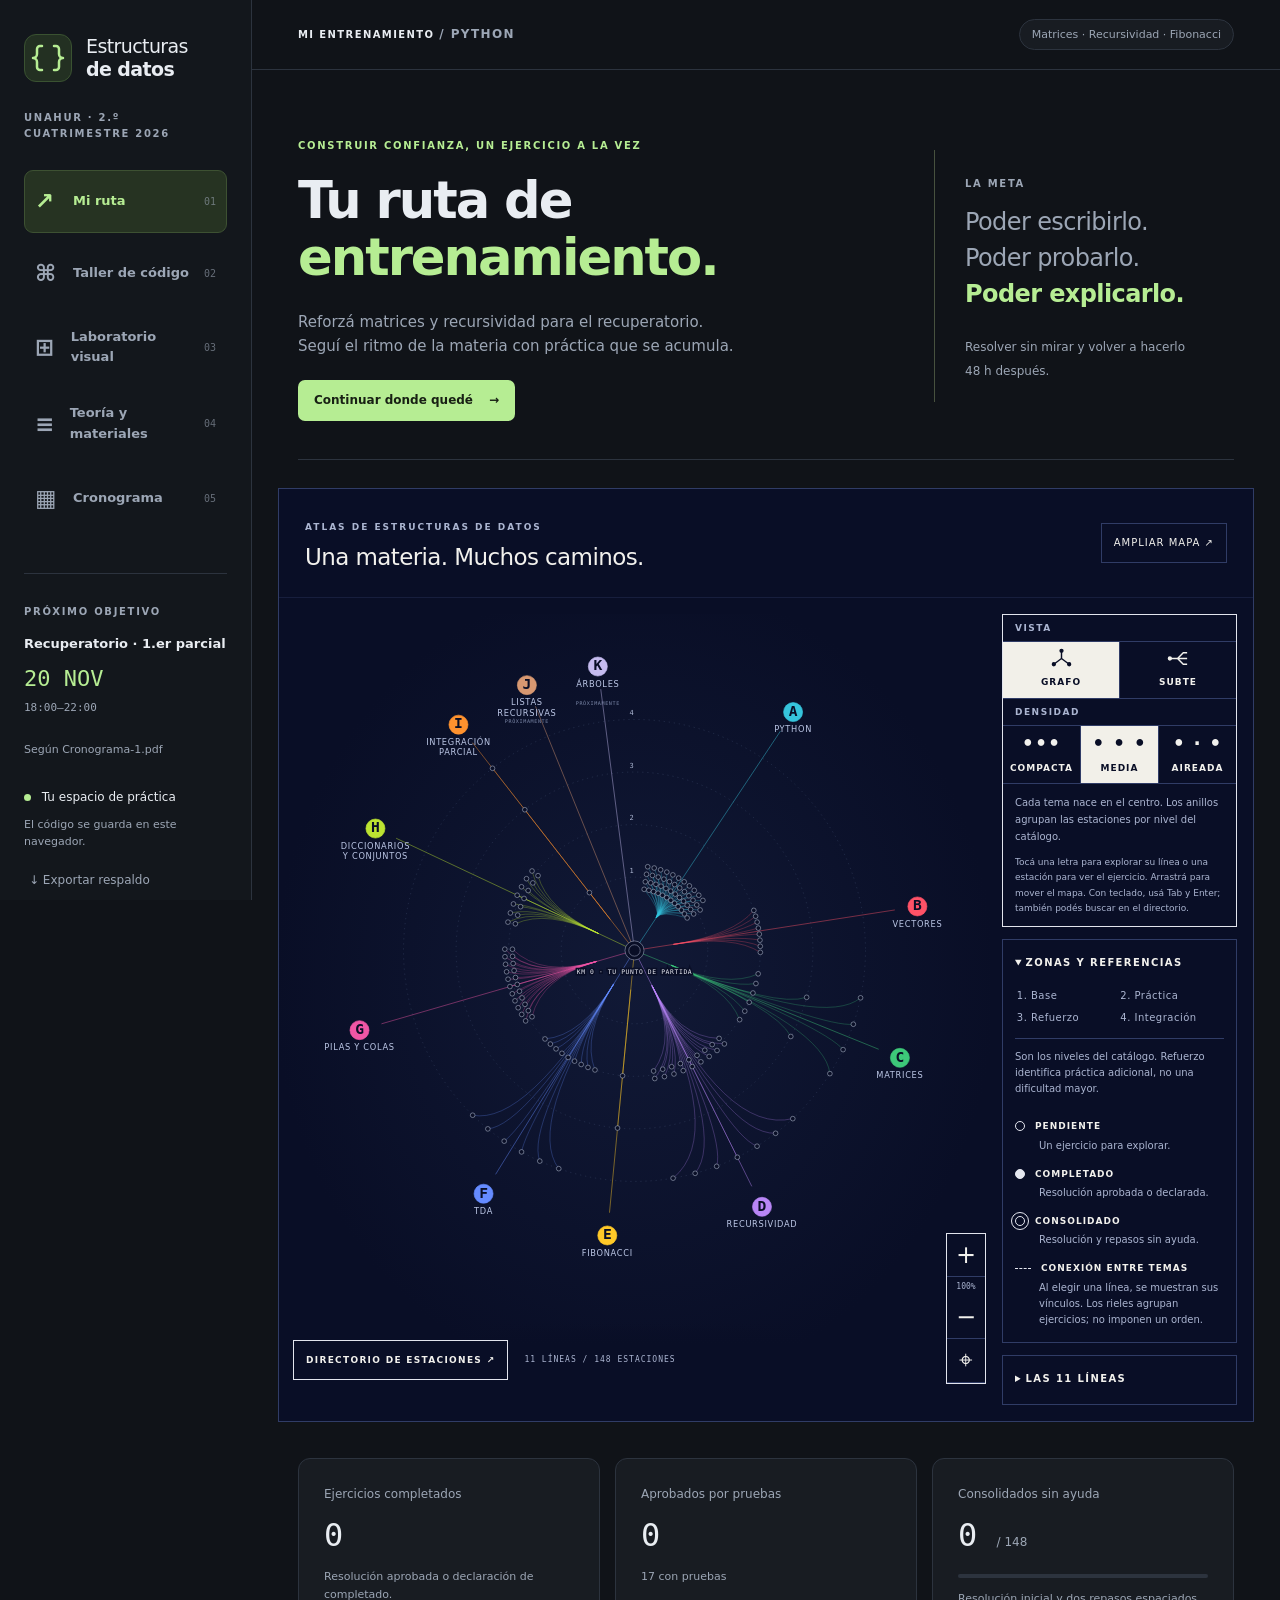
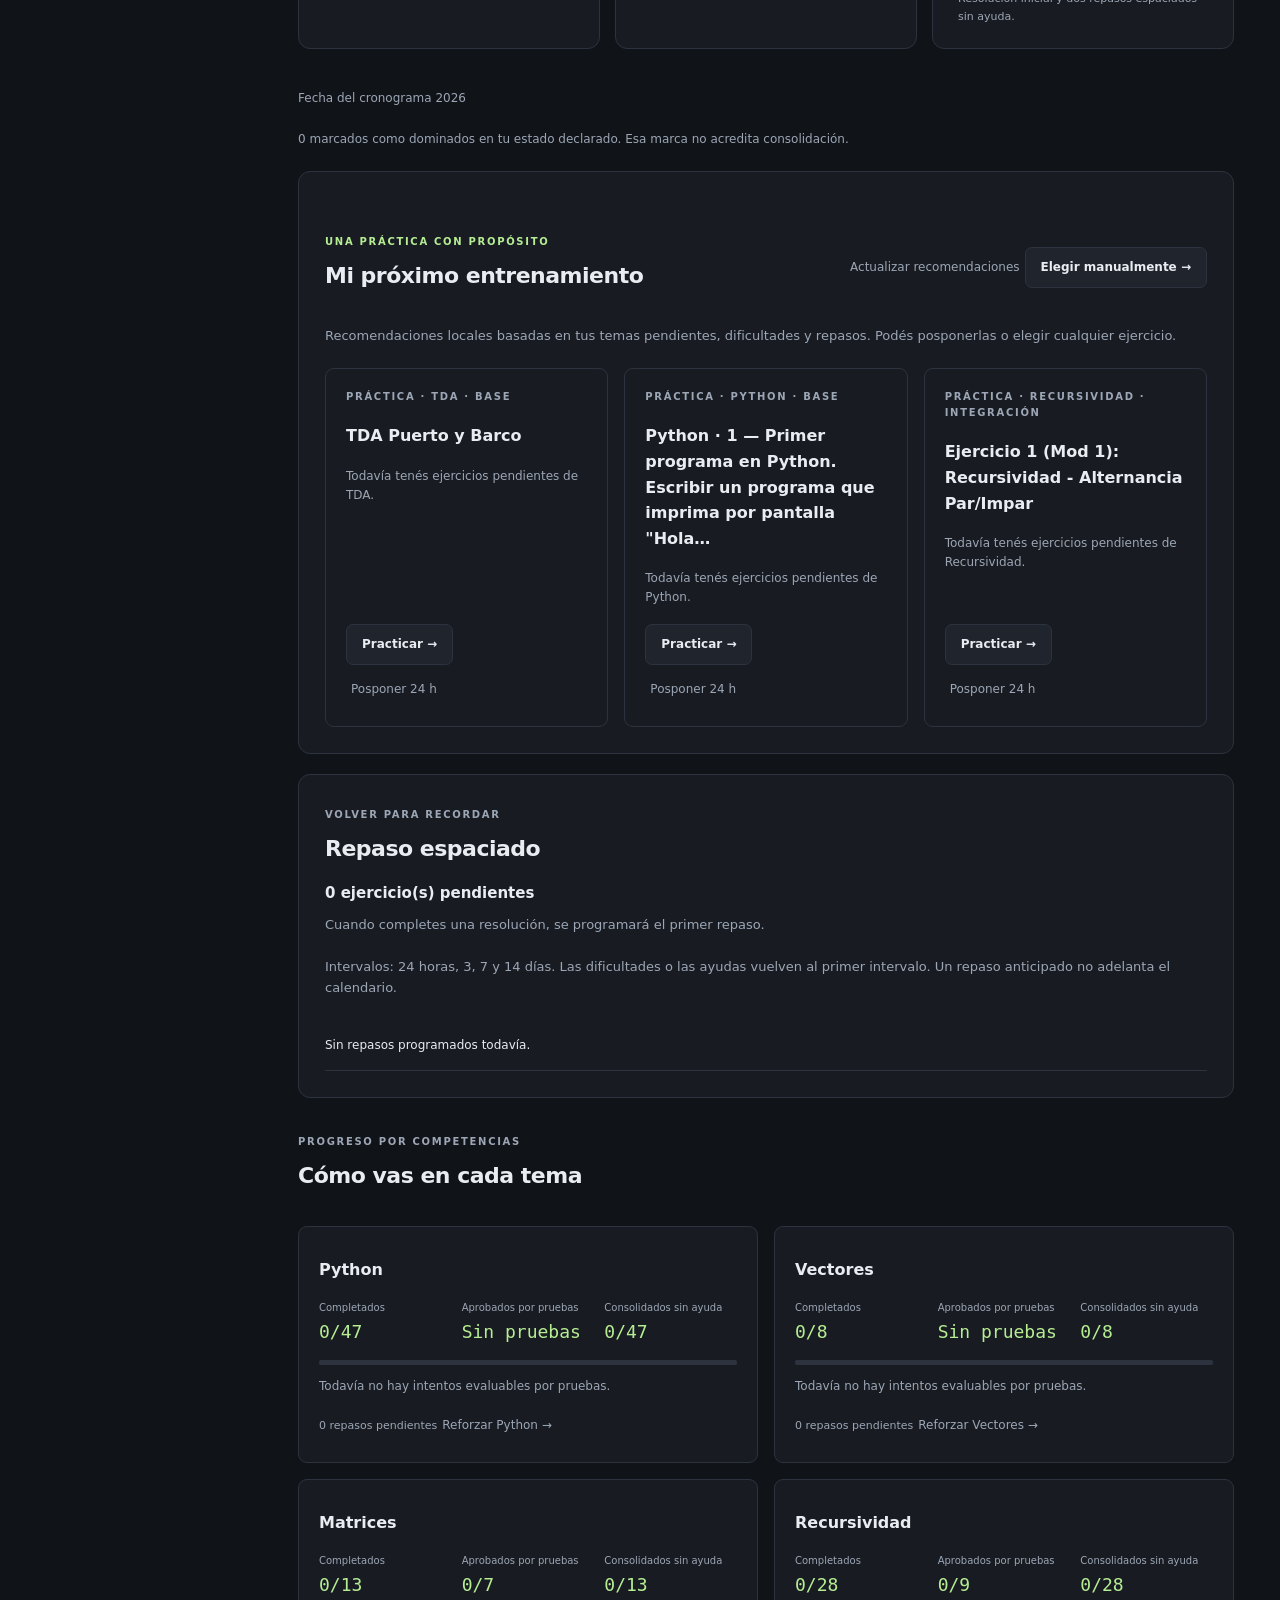
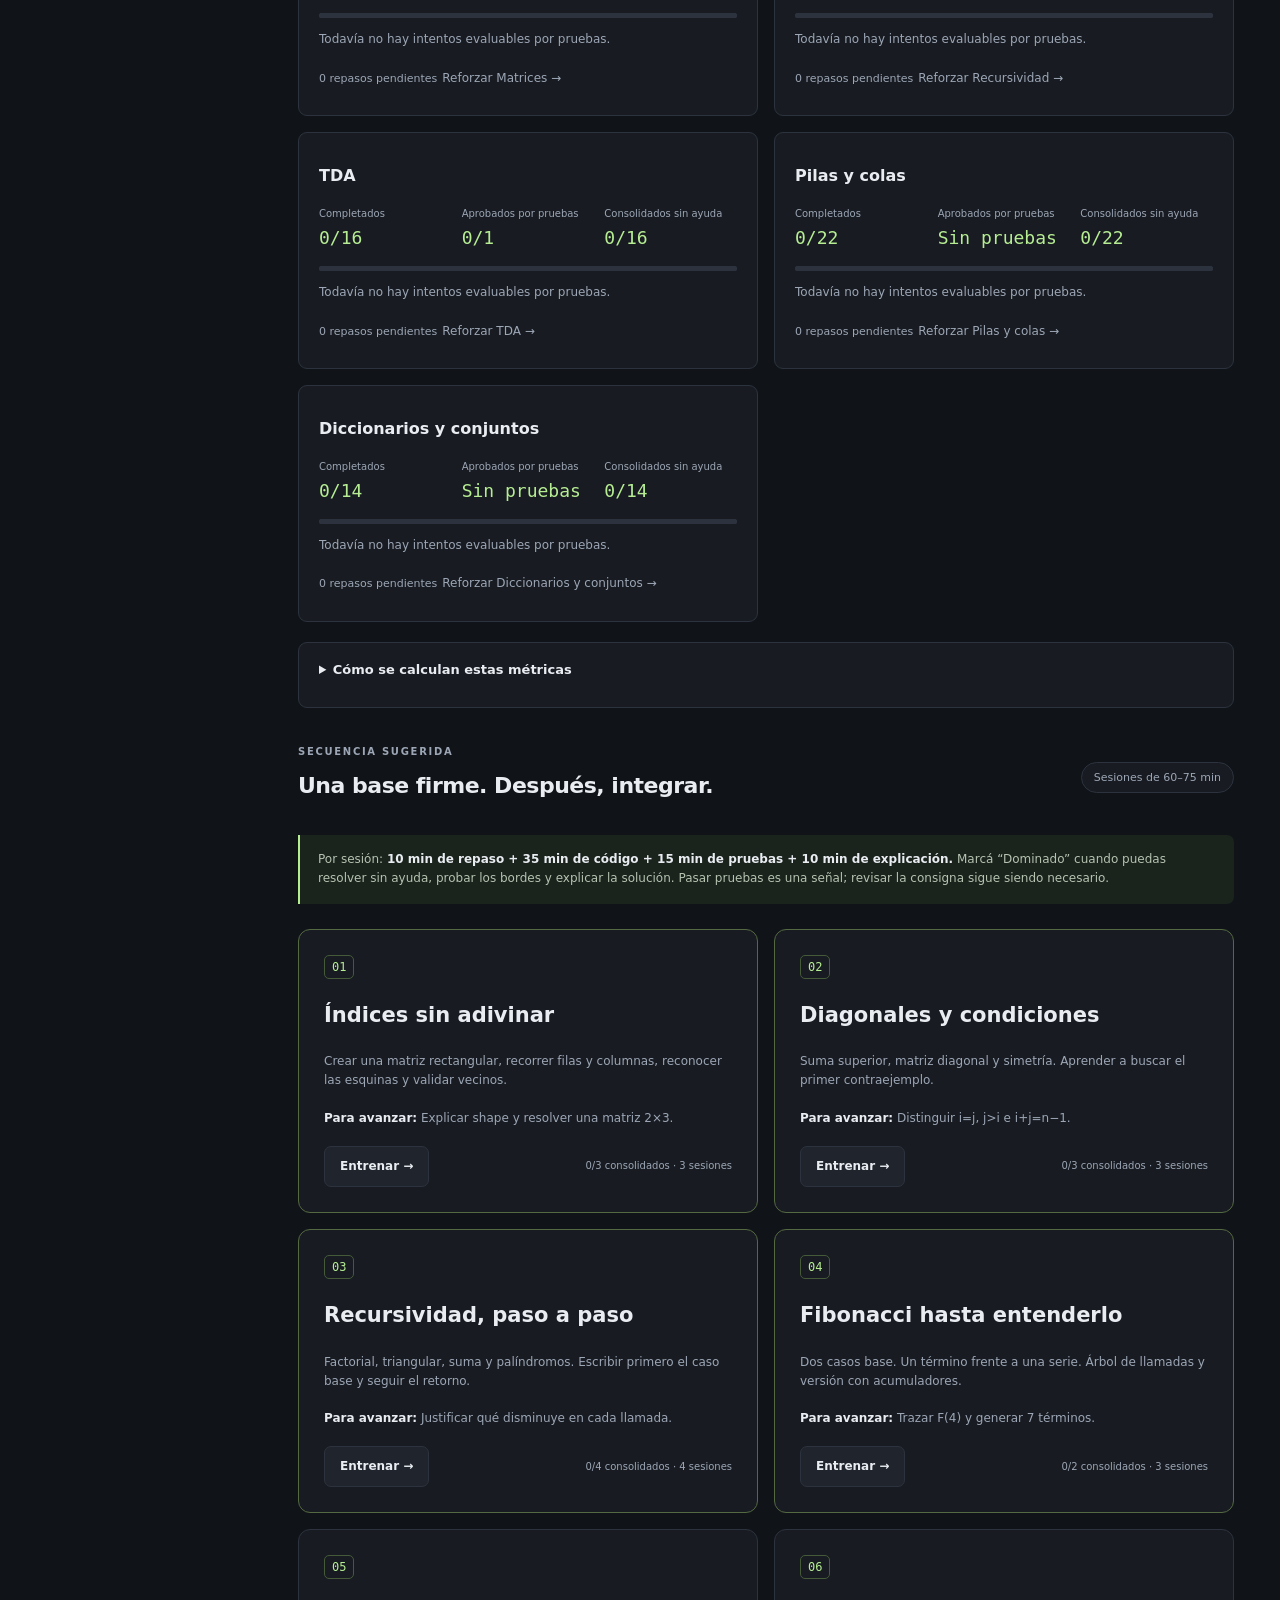
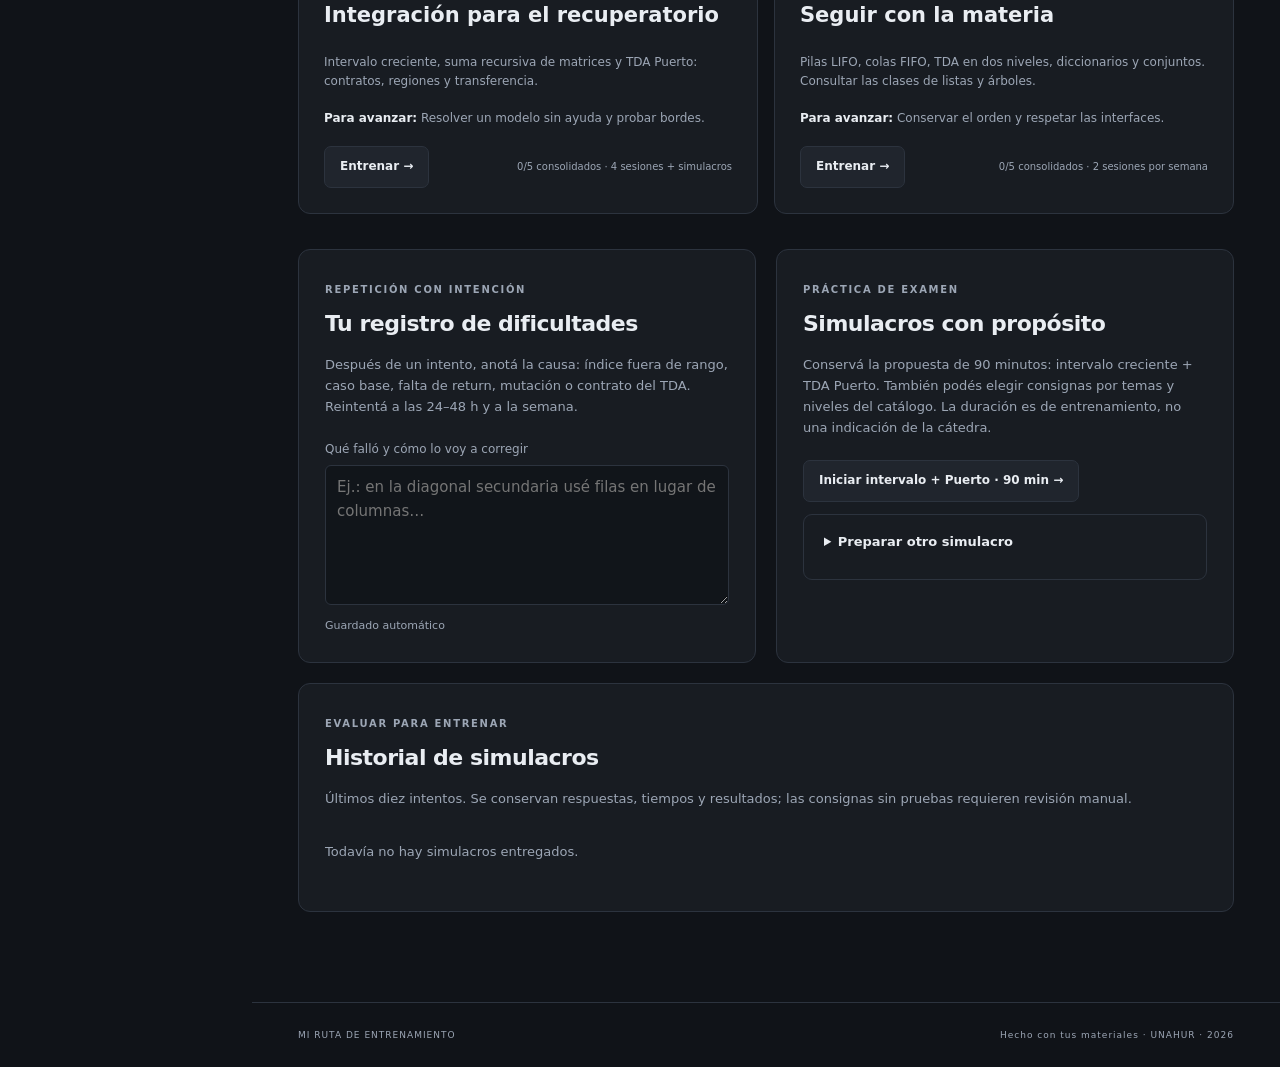
<file: index.html>
<!doctype html>
<html lang="es">
<head>
<meta charset="utf-8"><meta name="viewport" content="width=device-width, initial-scale=1">
<meta name="color-scheme" content="dark"><title>Mi ruta de entrenamiento · Estructuras de datos</title>
<link rel="icon" type="image/svg+xml" href="ruta-entrenamiento/logo.svg">
<link rel="stylesheet" href="ruta-entrenamiento/estilos.css">
<script defer src="ruta-entrenamiento/datos.js"></script><script defer src="ruta-entrenamiento/aprendizaje.js"></script><script defer src="ruta-entrenamiento/aprendizaje-vistas.js"></script><script defer src="ruta-entrenamiento/simulacros.js"></script><script defer src="ruta-entrenamiento/simulacros-vistas.js"></script><script defer src="ruta-entrenamiento/taller.js"></script><script defer src="ruta-entrenamiento/laboratorio.js"></script><script defer src="ruta-entrenamiento/laboratorio-vistas.js"></script><script defer src="ruta-entrenamiento/pedagogia.js"></script><script defer src="ruta-entrenamiento/evaluador.js"></script><script defer src="ruta-entrenamiento/runtime.js"></script><script defer src="ruta-entrenamiento/mapa.js"></script><script defer src="ruta-entrenamiento/app.js"></script>
</head>
<body>
<a class="skip" href="#main">Ir al contenido</a>
<aside class="sidebar">
 <a class="brand" href="#ruta"><img class="brand-icon" src="ruta-entrenamiento/logo.svg" width="48" height="48" alt=""><span>Estructuras<br><strong>de datos</strong></span></a>
 <span class="eyebrow">UNAHUR · 2.º cuatrimestre 2026</span>
 <nav aria-label="Secciones">
  <button data-view="ruta" class="active"><span>↗</span> Mi ruta <small>01</small></button>
  <button data-view="practica"><span>⌘</span> Taller de código <small>02</small></button>
  <button data-view="laboratorio"><span>⊞</span> Laboratorio visual <small>03</small></button>
  <button data-view="teoria"><span>≡</span> Teoría y materiales <small>04</small></button>
  <button data-view="cronograma"><span>▦</span> Cronograma <small>05</small></button>
 </nav>
 <div class="sidebar-goal"><span class="eyebrow">PRÓXIMO OBJETIVO</span><strong>Recuperatorio · 1.er parcial</strong><p>20 NOV <span>18:00–22:00</span></p><small>Según Cronograma-1.pdf</small></div>
 <div class="sidebar-bottom"><span class="dot"></span> Tu espacio de práctica<br><small>El código se guarda en este navegador.</small><button id="export-progress" class="text-button">↓ Exportar respaldo</button><button id="recover-progress" class="text-button" hidden>↓ Rescatar guardado anterior</button><button id="import-backup" class="text-button">↑ Importar respaldo</button><input id="import-progress" type="file" accept="application/json,.json" aria-label="Archivo de respaldo" hidden></div>
</aside>
<div class="page">
 <header class="topbar"><span>MI ENTRENAMIENTO <span class="muted">/ PYTHON</span></span><span class="chip">Matrices · Recursividad · Fibonacci</span></header>
 <main id="main" tabindex="-1">
  <section id="exam-banner" class="exam-banner" aria-label="Simulacro activo" hidden><div><span class="eyebrow">MODO EXAMEN</span><strong id="exam-live-label"></strong><p id="exam-live-status" role="status"></p></div><strong id="mock-time" aria-label="Tiempo restante" aria-live="off">90:00</strong><button id="resume-mock" class="secondary">Continuar simulacro</button><button id="stop-mock" class="danger">Entregar simulacro</button><div id="exam-active-items" class="exam-active-items"></div></section>
  <section id="view-ruta" class="view">
   <div class="hero"><div><span class="eyebrow accent">CONSTRUIR CONFIANZA, UN EJERCICIO A LA VEZ</span><h1>Tu ruta de<br><span>entrenamiento.</span></h1><p>Reforzá matrices y recursividad para el recuperatorio.<br>Seguí el ritmo de la materia con práctica que se acumula.</p><button id="continue-route" class="primary">Continuar donde quedé <span>→</span></button></div><div class="hero-note"><span class="eyebrow">LA META</span><p>Poder escribirlo.<br>Poder probarlo.<br><strong>Poder explicarlo.</strong></p><span class="muted">Resolver sin mirar y volver a hacerlo 48 h después.</span></div></div>
   <section id="topic-map" class="topic-map" aria-labelledby="map-heading">
    <header class="atlas-header"><div><span class="eyebrow">ATLAS DE ESTRUCTURAS DE DATOS</span><h2 id="map-heading">Una materia. Muchos caminos.</h2></div><button id="map-expand" aria-pressed="false">Ampliar mapa ↗</button></header>
    <div class="atlas-shell">
     <div class="atlas-chart">
      <div id="map-viewport" class="map-viewport" tabindex="0" role="region" aria-label="Mapa interactivo de temas y ejercicios" aria-describedby="map-help"><div id="map-canvas"><svg id="map-lines" role="group" aria-label="Líneas de temas y estaciones de ejercicios"></svg></div></div>
      <div class="atlas-bottom"><button id="map-directory-toggle" aria-expanded="false" aria-controls="map-directory">Directorio de estaciones ↗</button><span>11 LÍNEAS / 148 ESTACIONES</span></div>
      <div class="atlas-zoom" role="group" aria-label="Zoom del mapa"><button id="map-zoom-in" aria-label="Acercar mapa">+</button><span id="map-zoom-level">100%</span><button id="map-zoom-out" aria-label="Alejar mapa">−</button><button id="map-reset" aria-label="Restablecer encuadre">⌖</button></div>
      <section id="map-directory" class="atlas-directory" aria-label="Directorio de estaciones" hidden><div class="atlas-directory-header"><h3>Directorio de estaciones</h3><button id="map-directory-close" aria-label="Cerrar directorio">×</button></div><label for="map-search">Buscar un ejercicio</label><input id="map-search" type="search" placeholder="Nombre o nivel…"><p id="map-directory-count" role="status"></p><div id="map-directory-list"></div></section>
     </div>
     <aside class="atlas-sidebar" aria-label="Controles y referencias del mapa">
      <div class="atlas-control-box"><span id="map-view-label" class="atlas-caption">VISTA</span><div class="map-segment" role="group" aria-labelledby="map-view-label"><button id="map-grafo" aria-pressed="true" aria-controls="map-canvas"><svg class="atlas-view-icon" viewBox="0 0 24 24" aria-hidden="true"><path d="M12 4V12L4 18M12 12L20 18"></path><circle cx="12" cy="4" r="1.5"></circle><circle cx="4" cy="18" r="1.5"></circle><circle cx="20" cy="18" r="1.5"></circle></svg>Grafo</button><button id="map-subte" aria-pressed="false" aria-controls="map-canvas"><svg class="atlas-view-icon" viewBox="0 0 24 24" aria-hidden="true"><path d="M3 12H21M11 12L17 6H21M11 12L17 18H21"></path><circle cx="3" cy="12" r="1.5"></circle></svg>Subte</button></div><span id="map-density-label" class="atlas-caption">DENSIDAD</span><div class="map-segment" role="group" aria-labelledby="map-density-label"><button id="map-compacta" aria-pressed="false" aria-controls="map-canvas"><span aria-hidden="true">•••</span>Compacta</button><button id="map-media" aria-pressed="true" aria-controls="map-canvas"><span aria-hidden="true">• • •</span>Media</button><button id="map-aireada" aria-pressed="false" aria-controls="map-canvas"><span aria-hidden="true">• · •</span>Aireada</button></div><p id="map-mode-description"></p><p id="map-help">Tocá una letra para explorar su línea o una estación para ver el ejercicio. Arrastrá para mover el mapa. Con teclado, usá Tab y Enter; también podés buscar en el directorio.</p></div>
      <div id="map-detail" class="atlas-detail" hidden><div aria-live="polite" aria-atomic="true"><span id="map-selection-kind" class="atlas-caption"></span><h3 id="map-topic-title"></h3><p id="map-topic-description"></p><p id="map-selection-progress"></p><dl><dt>Se apoya en</dt><dd id="map-before"></dd><dt>Se conecta con</dt><dd id="map-after"></dd></dl></div><button id="map-practice">Practicar esta línea →</button></div>
      <button id="map-show-all" hidden>← Volver a todas las líneas</button>
      <details class="atlas-key" open><summary>Zonas y referencias</summary><ol class="atlas-levels"><li>Base</li><li>Práctica</li><li>Refuerzo</li><li>Integración</li></ol><p>Son los niveles del catálogo. Refuerzo identifica práctica adicional, no una dificultad mayor.</p><dl><dt><i class="legend-stop"></i>Pendiente</dt><dd>Un ejercicio para explorar.</dd><dt><i class="legend-stop filled"></i>Completado</dt><dd>Resolución aprobada o declarada.</dd><dt><i class="legend-stop double"></i>Consolidado</dt><dd>Resolución y repasos sin ayuda.</dd><dt><i class="legend-transfer"></i>Conexión entre temas</dt><dd>Al elegir una línea, se muestran sus vínculos. Los rieles agrupan ejercicios; no imponen un orden.</dd></dl></details>
      <details class="atlas-line-directory"><summary>Las 11 líneas</summary><div id="map-topic-list"></div></details>
     </aside>
    </div>
   </section>
   <div class="stats">
    <article><span>Ejercicios completados</span><strong id="completed-count">0</strong><p>Resolución aprobada o declaración de completado.</p></article>
    <article><span>Aprobados por pruebas</span><strong id="approved-count">0</strong><p id="approved-total">17 con pruebas</p></article>
    <article><span>Consolidados sin ayuda</span><strong id="mastery-count">0 <small>/ 148</small></strong><div class="progress-track"><div id="mastery-bar"></div></div><p>Resolución inicial y dos repasos espaciados sin ayuda.</p></article>
   </div>
   <p id="countdown" class="muted">Según el cronograma de la cátedra</p>
   <p id="declared-mastery" class="muted"></p>
   <section class="panel" aria-labelledby="training-heading"><div class="section-heading"><div><span class="eyebrow accent">UNA PRÁCTICA CON PROPÓSITO</span><h2 id="training-heading">Mi próximo entrenamiento</h2></div><div><button id="refresh-training" class="text-button">Actualizar recomendaciones</button><button id="choose-training" class="secondary">Elegir manualmente →</button></div></div><p>Recomendaciones locales basadas en tus temas pendientes, dificultades y repasos. Podés posponerlas o elegir cualquier ejercicio.</p><div id="training-recommendations" class="training-grid"></div></section>
   <section class="panel" aria-labelledby="review-heading"><span class="eyebrow">VOLVER PARA RECORDAR</span><h2 id="review-heading">Repaso espaciado</h2><strong id="review-count" role="status" aria-live="polite">0 ejercicios pendientes</strong><p id="next-review"></p><p class="muted">Intervalos: 24 horas, 3, 7 y 14 días. Las dificultades o las ayudas vuelven al primer intervalo. Un repaso anticipado no adelanta el calendario.</p><ul id="review-list" class="review-list"></ul></section>
   <section aria-labelledby="competencies-heading"><div class="section-heading"><div><span class="eyebrow">PROGRESO POR COMPETENCIAS</span><h2 id="competencies-heading">Cómo vas en cada tema</h2></div></div><div id="competency-grid" class="competency-grid"></div><details><summary>Cómo se calculan estas métricas</summary><div class="prose"><p>Completados: ejercicios con una resolución aprobada o marcados como completados, sobre el total del tema. Aprobados por pruebas: ejercicios que aprobaron todos sus casos alguna vez, sobre los que tienen pruebas incluidas. En temas sin pruebas se indica esa falta de cobertura.</p><p>Consolidados sin ayuda: resolución inicial y dos repasos desde la plantilla, aprobados a partir de sus fechas sin pistas ni referencias. Los repasos exigen trabajo en el editor; reejecutar el borrador principal no avanza el calendario. En ejercicios sin pruebas, esta evidencia corresponde a autoevaluaciones declaradas.</p><p>Rendimiento: intentos aprobados mediante pruebas ÷ intentos evaluables mediante pruebas × 100. Se consideran los últimos 30 registros por ejercicio; se excluyen ejecución libre, autoevaluaciones, cancelaciones y fallos de carga. Los errores frecuentes cuentan intentos, no cada caso fallido. Estas métricas orientan el estudio y no califican un examen.</p></div></details></section>
   <div class="section-heading"><div><span class="eyebrow">SECUENCIA SUGERIDA</span><h2>Una base firme. Después, integrar.</h2></div><span class="chip">Sesiones de 60–75 min</span></div>
   <div class="notice">Por sesión: <strong>10 min de repaso + 35 min de código + 15 min de pruebas + 10 min de explicación.</strong> Marcá “Dominado” cuando puedas resolver sin ayuda, probar los bordes y explicar la solución. Pasar pruebas es una señal; revisar la consigna sigue siendo necesario.</div>
   <div id="route-cards" class="route-grid"></div>
   <div class="two-columns"><article class="panel"><span class="eyebrow">REPETICIÓN CON INTENCIÓN</span><h2>Tu registro de dificultades</h2><p>Después de un intento, anotá la causa: índice fuera de rango, caso base, falta de return, mutación o contrato del TDA. Reintentá a las 24–48 h y a la semana.</p><label for="learning-log">Qué falló y cómo lo voy a corregir</label><textarea id="learning-log" rows="5" placeholder="Ej.: en la diagonal secundaria usé filas en lugar de columnas…"></textarea><small id="log-save">Guardado automático</small></article><article class="panel"><span class="eyebrow">PRÁCTICA DE EXAMEN</span><h2>Simulacros con propósito</h2><p>Conservá la propuesta de 90 minutos: intervalo creciente + TDA Puerto. También podés elegir consignas por temas y niveles del catálogo. La duración es de entrenamiento, no una indicación de la cátedra.</p><button id="start-mock" class="secondary">Iniciar intervalo + Puerto · 90 min →</button><div id="mock-control" hidden><p>Hay un intento activo. El temporizador continúa al cambiar de sección; el código se guarda por separado de la práctica.</p></div><details><summary>Preparar otro simulacro</summary><fieldset id="exam-builder"><legend>Elegí de 1 a 6 ejercicios</legend><div class="lab-controls"><label for="exam-topic">Tema<select id="exam-topic"></select></label><label for="exam-level">Nivel del catálogo<select id="exam-level"></select></label></div><p class="muted">Base, Práctica, Integración y Refuerzo son etiquetas existentes; no una dificultad calibrada. Podés combinar temas seleccionando ejercicios antes de cambiar el filtro.</p><label for="exam-minutes">Duración en minutos<input id="exam-minutes" type="number" min="5" max="180" value="90"></label><button id="suggest-exam" class="text-button">Sugerir dos ejercicios con estos filtros</button><p id="exam-selection-count" role="status"></p><div id="exam-choices" class="exam-choices"></div><button id="start-custom-mock" class="secondary" disabled>Iniciar selección →</button></fieldset></details></article></div>
   <section id="exam-history" class="panel" aria-labelledby="exam-history-heading"><span class="eyebrow">EVALUAR PARA ENTRENAR</span><h2 id="exam-history-heading">Historial de simulacros</h2><p>Últimos diez intentos. Se conservan respuestas, tiempos y resultados; las consignas sin pruebas requieren revisión manual.</p><div id="exam-history-list"></div></section>
   <section id="exam-results" class="panel prose" aria-label="Resultado del simulacro" hidden><h2 id="exam-result-title"></h2><p id="exam-result-summary" role="status"></p><p id="exam-result-coverage"></p><p id="exam-result-time"></p><p class="muted">Este resultado cubre las pruebas disponibles. No es una nota académica ni verifica todas las restricciones de la consigna. El tiempo por ejercicio se registra mientras el Taller está visible y la ventana tiene foco; el tiempo de Python es una medición distinta.</p><button id="retry-exam-grading" class="secondary" hidden>Reintentar corrección de las mismas respuestas</button><div class="table-wrap"><table><thead><tr><th>Ejercicio</th><th>Resultado</th><th>Tiempo registrado</th></tr></thead><tbody id="exam-result-rows"></tbody></table></div><h3>Fortalezas y aspectos a reforzar</h3><div id="exam-strengths"></div><h3>Práctica posterior</h3><div id="exam-recommendations" class="training-grid"></div><h3>Respuestas y pruebas del intento</h3><div id="exam-result-details"></div></section>
  </section>
  <section id="view-practica" class="view" hidden>
   <div class="section-heading"><div><span class="eyebrow accent">PENSÁ · ESCRIBÍ · PROBÁ</span><h1>Taller de código</h1><p>Una consigna y un archivo Python por ejercicio.</p></div><span id="exercise-count" class="chip"></span></div>
   <div class="workshop-controls" aria-label="Navegación y distribución del Taller">
    <button id="previous-exercise" class="secondary">← Ejercicio anterior</button><button id="next-exercise" class="secondary">Ejercicio siguiente →</button><span id="exercise-position" role="status"></span>
    <button id="jump-editor" class="secondary">Ir al editor ↓</button><button id="toggle-catalog" class="text-button" aria-controls="exercise-browser" aria-expanded="true">Ocultar catálogo</button>
    <label for="workshop-layout">Distribución<select id="workshop-layout"><option value="stacked">Consigna arriba del editor</option><option value="split">Consigna junto al editor (pantalla amplia)</option></select></label>
   </div><div id="workshop-workspace" class="workspace"><aside id="exercise-browser" class="exercise-browser"><div class="filter-field"><label for="exercise-search">Buscar una consigna</label><input id="exercise-search" type="search" placeholder="Fibonacci, matriz, puerto…"></div><div class="filter-field"><label for="topic-filter">Tema</label><select id="topic-filter"><option value="all">Todos los temas</option><option value="python">Python</option><option value="vector">Vectores</option><option value="matriz">Matrices</option><option value="recursividad">Recursividad</option><option value="tda">TDA</option><option value="pila-cola">Pilas y colas</option><option value="diccionario">Diccionarios y conjuntos</option></select></div><div class="filter-field"><label for="scope-filter">Objetivo</label><select id="scope-filter"><option value="all">Toda la materia</option><option value="recuperatorio">Recuperatorio del primer parcial</option><option value="materia">Continuidad de la materia</option><option value="mock">Ejercicios del simulacro</option></select></div><div class="filter-field"><label for="status-filter">Estado</label><select id="status-filter"><option value="all">Todos los estados</option><option value="pending">Por empezar</option><option value="practicing">Practicando</option><option value="review">Repasar</option><option value="mastered">Dominado (declarado)</option></select></div><div class="filter-field"><label for="level-filter">Nivel del catálogo</label><select id="level-filter"><option value="all">Todos los niveles</option><option value="Base">Base</option><option value="Práctica">Práctica</option><option value="Integración">Integración</option><option value="Refuerzo">Refuerzo</option></select></div><div class="filter-field"><label for="tests-filter">Pruebas disponibles</label><select id="tests-filter"><option value="all">Todas las consignas</option><option value="yes">Con pruebas incluidas</option><option value="no">Sin pruebas incluidas</option></select></div><button id="clear-filters" class="text-button">Limpiar filtros</button><p id="list-count" class="muted"></p><div id="exercise-list" class="exercise-list"></div></aside>
   <div id="exercise-detail" class="exercise-detail"><article class="panel statement-panel"><div class="exercise-meta"><span id="exercise-origin" class="eyebrow accent"></span><label>Mi estado declarado <select id="exercise-status"><option value="pending">Por empezar</option><option value="practicing">Practicando</option><option value="review">Repasar</option><option value="mastered">Dominado (declarado)</option></select></label></div><h2 id="exercise-title" tabindex="-1"></h2><p id="exercise-source" class="muted"></p><div id="exercise-statement" class="prose"></div><section id="exercise-learning-panel" class="exercise-learning" aria-label="Progreso de este ejercicio"><p id="learning-state" role="status"></p><label class="checkbox-label"><input id="exercise-completed" type="checkbox"> Lo doy por completado</label><div class="help-actions"><button id="start-review" class="secondary">Iniciar repaso sin borrador</button><button id="return-draft" class="text-button" hidden>Volver al borrador principal</button></div><p id="review-session" class="notice" hidden></p><div id="self-assessment" hidden><p class="muted">Esta consigna no tiene pruebas incluidas. Registrá una autoevaluación después de revisar el contrato y tus propios casos; no se cuenta como aprobación automática.</p><label for="self-result">Resultado de mi revisión</label><select id="self-result"><option value="">Elegir resultado…</option><option value="independent">Lo resolví sin ayuda</option><option value="helped">Lo resolví con ayuda</option><option value="retry">Necesito volver a intentarlo</option></select><button id="register-self-result" class="secondary">Registrar autoevaluación</button></div><details><summary>Historial de intentos de este ejercicio</summary><p class="muted">Últimos 30 registros. La ejecución libre no evalúa el contrato.</p><div class="table-wrap"><table><thead><tr><th>Fecha</th><th>Tipo</th><th>Resultado</th><th>Ayudas</th><th>Tiempo Python</th></tr></thead><tbody id="attempt-history"></tbody></table></div></details></section><div class="help-actions"><button id="hint-button" class="secondary">Ver pista</button><button id="solution-button" class="secondary">Ver solución explicada</button><button id="notebook-button" class="text-button" hidden>Ver código del notebook</button></div><small id="hint-usage" role="status"></small><button id="fresh-attempt" class="text-button">Comenzar intento sin ayuda</button><section id="hints-panel" class="help-panel prose" aria-label="Pistas progresivas" hidden><div id="hints-content"></div><button id="next-hint" class="secondary">Abrir siguiente nivel</button><button id="hide-hints" class="text-button">Ocultar pistas</button><button id="original-hint" class="text-button" hidden>Consultar pista anterior (puede contener código)</button><p id="original-hint-content" hidden></p></section><button id="hide-help" class="text-button" hidden>Ocultar referencia</button><div id="help-panel" class="help-panel prose" hidden></div><details id="notebook-examples" hidden><summary>Ejemplos originales del práctico</summary><p class="muted">Código y comentarios del notebook para consultar mientras escribís.</p><div id="notebook-examples-content" class="prose"></div></details></article>
   <section class="ide" aria-label="Editor de Python"><div class="ide-tab"><span class="python-mark">Py</span><span id="editor-filename">ejercicio.py</span><small id="save-status" role="status">Guardado</small><button id="download-code" class="text-button">↓ .py</button></div><div class="editor-toolbar"><button id="run-code" class="primary">▶ Ejecutar</button><button id="test-code" class="secondary">✓ Probar casos</button><button id="stop-code" class="danger" disabled>■ Detener</button><button id="load-helpers" class="secondary" hidden>Incorporar TDA auxiliares</button><button id="add-notebook-code" class="secondary" hidden>Agregar código original</button><button id="reset-code" class="text-button">Restablecer código inicial</button><span id="runtime-status" class="muted">Python listo para cargar</span></div><div class="code-area"><pre id="line-numbers" aria-hidden="true">1</pre><div class="code-layer"><pre id="code-highlight" aria-hidden="true"><code></code></pre><textarea id="code-editor" spellcheck="false" autocapitalize="off" autocomplete="off" autocorrect="off" aria-label="Código Python del ejercicio" aria-describedby="editor-shortcuts" wrap="off"></textarea></div></div><div class="editor-footer"><span id="cursor-position">Ln 1, Col 1</span><span id="editor-shortcuts">Python · 4 espacios · Ctrl/⌘ + Enter: ejecutar · Ctrl/⌘ + Shift + Enter: probar casos · Esc y Tab: salir del editor</span></div><div class="console-header"><strong>CONSOLA</strong><button id="clear-console" class="text-button">Limpiar</button></div><pre id="console-output" role="log" aria-live="polite">Escribí tu solución. Agregá print(...) para ver resultados.</pre><section id="test-results" class="test-results" aria-label="Resultados de la ejecución" hidden><p id="test-summary" role="status" aria-live="polite"></p><small id="execution-time"></small><p id="result-guidance"></p><p id="report-stale" class="notice" hidden>El código o las entradas cambiaron después de esta ejecución. Estos resultados y el diagnóstico corresponden a la versión ejecutada.</p><div id="test-cases"></div></section><div class="diagnosis-actions"><button id="explain-error" class="secondary" disabled>Explicame mi error</button></div><section id="diagnosis-panel" class="help-panel prose" aria-label="Diagnóstico local" hidden><h3>Qué podés revisar</h3><p class="muted">Orientación basada en reglas locales; las causas sugeridas no son certezas.</p><div id="diagnosis-content"></div><button id="hide-diagnosis" class="text-button">Ocultar diagnóstico</button></section><label class="stdin-label" for="stdin-input">Entradas para input() · una respuesta por línea</label><textarea id="stdin-input" rows="2" placeholder="7&#10;otra respuesta"></textarea><small class="runtime-note">La primera ejecución descarga Python desde internet. El editor, las consignas y el guardado funcionan sin conexión. Los programas corren en una tarea separada que podés detener. La salida de gráficos no se muestra en esta consola.</small></section>
   <article class="panel notes-panel"><label for="exercise-notes">Mi razonamiento y mis casos de prueba</label><textarea id="exercise-notes" rows="3" placeholder="Qué recibe / qué devuelve / caso mínimo / qué reduce / resultado esperado…"></textarea><small>Guardado junto al ejercicio. No se comparte con otras personas.</small></article></div></div>
  </section>
  <section id="view-laboratorio" class="view" hidden>
   <span class="eyebrow accent">VER PARA ENTENDER</span><h1>Laboratorio visual</h1>
   <p class="notice">Simulaciones controladas con datos pequeños. No ejecutan ni representan una traza de tu código Python. Podés avanzar, retroceder y comparar con tus pruebas en el Taller.</p>
   <div class="two-columns labs">
    <article class="panel"><h2>Matrices: índices y recorridos</h2><p>Primero fila, después columna. Los índices empiezan en cero.</p>
     <div class="lab-controls"><label for="matrix-shape">Forma<select id="matrix-shape"><option value="3,4">3 × 4 · rectangular</option><option value="3,3">3 × 3 · cuadrada</option><option value="1,1">1 × 1 · mínima</option><option value="0,3">0 × 3 · vacía</option></select></label>
      <label for="matrix-mode">Región<select id="matrix-mode"><option value="all">Todas las celdas</option><option value="principal">Diagonal principal</option><option value="secondary">Diagonal secundaria</option><option value="upper">Triángulo superior</option><option value="neighbors">Vecinos ortogonales</option></select></label>
      <label for="matrix-order">Orden<select id="matrix-order"><option value="rows">Por filas</option><option value="columns">Por columnas</option></select></label></div>
     <p id="matrix-keyboard" class="muted">Tab entra a la matriz; flechas cambian la celda de referencia. Inicio/Fin van a los extremos de la fila; Ctrl + Inicio/Fin, a los de la matriz. Cambiar celda, región u orden reinicia el recorrido. ✓ indica visitada; el borde punteado marca el paso actual.</p>
     <div id="matrix-grid" class="matrix-grid" role="group" aria-label="Celdas de la matriz" aria-describedby="matrix-keyboard"></div>
     <div class="lab-controls"><button id="matrix-prev" class="secondary">← Anterior</button><button id="matrix-next" class="primary">Siguiente celda →</button><button id="matrix-reset" class="text-button">Reiniciar recorrido</button></div>
     <p id="matrix-progress" role="status"></p><p id="matrix-explanation" class="notice"></p><details><summary>Ejemplo del recorrido en Python</summary><pre id="matrix-code"></pre></details><button id="matrix-practice" class="text-button">Practicar matrices →</button>
    </article>
    <article class="panel"><h2>Recursividad: llamadas y retornos</h2>
     <label for="recursion-kind">Simulación<select id="recursion-kind"><option value="fibonacci">Fibonacci</option><option value="factorial">Factorial</option></select></label><p id="recursion-contract"></p>
     <label for="fib-n">Índice n: <strong id="fib-n-label">4</strong></label><input id="fib-n" type="range" min="0" max="7" value="4"><div id="fib-values" class="fib-values"></div>
     <div class="lab-controls"><button id="fib-prev" class="secondary">← Anterior</button><button id="fib-next" class="primary">Siguiente paso →</button><button id="fib-reset" class="text-button">Reiniciar</button></div>
     <p id="fib-summary" class="notice" role="status"></p><h3>Pila de llamadas · cima arriba</h3><div id="fib-stack" class="call-stack"></div><details><summary>Eventos hasta el paso actual</summary><div id="fib-trace" class="trace"></div></details>
     <p class="muted">Una llamada espera a sus hijos antes de retornar. Fibonacci ingenuo tiene tiempo exponencial y profundidad O(n); factorial tiene tiempo y profundidad O(n). Python conserva las llamadas en la pila.</p><button id="fib-practice" class="text-button">Practicar Fibonacci →</button>
    </article>
   </div>
   <article class="panel"><h2>Suma recursiva: bajar y volver</h2><p>Una llamada devuelve un resultado. La suma del vector vacío es 0.</p>
    <label for="sum-input">Hasta ocho enteros separados por comas (−1000 a 1000). Vacío para el caso base.</label><input id="sum-input" value="2, 3, 4" aria-describedby="sum-error"><button id="sum-apply" class="secondary">Aplicar vector</button><p id="sum-error" role="status"></p>
    <div class="lab-controls"><button id="sum-prev" class="secondary">← Anterior</button><button id="sum-next" class="primary">Siguiente paso →</button><button id="sum-reset" class="text-button">Reiniciar</button></div>
    <p id="sum-summary" class="notice" role="status"></p><h3>Pila de llamadas · cima arriba</h3><div id="sum-stack" class="call-stack"></div><details><summary>Eventos hasta el paso actual</summary><div id="sum-trace" class="trace"></div></details><details><summary>Ejemplo en Python</summary><pre>def suma_recursiva(v):
    if len(v) == 0:
        return 0
    return v[0] + suma_recursiva(v[1:])</pre></details><button id="sum-practice" class="text-button">Practicar suma recursiva →</button>
   </article>
   <div class="two-columns labs">
    <article class="panel"><h2>Pilas y colas</h2><p>Pila: último en entrar, primero en salir. Cola: primero en entrar, primero en salir. Las consultas conservan el contenido.</p>
     <label for="sequence-kind">Estructura<select id="sequence-kind"><option value="stack">Pila · LIFO</option><option value="queue">Cola · FIFO</option></select></label>
     <label for="sequence-input">Valor entero (−1000 a 1000)</label><input id="sequence-input" type="number" min="-1000" max="1000" step="1" value="10">
     <div class="lab-controls"><button id="sequence-insert" class="primary">push · insertar</button><button id="sequence-remove" class="secondary">pop · extraer</button><button id="sequence-peek" class="secondary">top · consultar</button><button id="sequence-reset" class="text-button">Vaciar simulación</button></div>
     <p id="sequence-status" role="status"></p><div id="sequence-values" class="sequence-values"></div><p class="muted">Máximo ocho elementos. Cambiar estructura inicia una simulación vacía.</p><details><summary>Últimas doce operaciones</summary><ol id="sequence-history" class="lab-history"></ol></details><button id="sequence-practice" class="text-button">Practicar este TDA →</button>
    </article>
    <article class="panel"><h2>Diccionarios y conjuntos</h2><label for="collection-kind">Contrato<select id="collection-kind"><option value="tda-map">TDA Diccionario · TP6</option><option value="dict">dict nativo de Python</option><option value="set">set nativo de Python</option></select></label><p id="collection-contract"></p>
     <label id="collection-key-label" for="collection-key">Clave (texto)</label><input id="collection-key" maxlength="40" value="a"><div id="collection-value-field"><label for="collection-value">Valor (texto)</label><input id="collection-value" maxlength="40" value="1"></div>
     <div class="lab-controls"><button id="collection-insert" class="primary">insert · insertar</button><button id="collection-assign" class="secondary">d[k]=v · reemplazar</button><button id="collection-find" class="secondary">get · buscar</button><button id="collection-remove" class="secondary">remove · eliminar</button><button id="collection-reset" class="text-button">Vaciar simulación</button></div>
     <p id="collection-status" role="status"></p><div id="collection-values" class="collection-values"></div><p class="muted">Cambiar contrato inicia una simulación vacía. Se utilizan claves, elementos y valores de texto.</p><details><summary>Últimas doce operaciones</summary><ol id="collection-history" class="lab-history"></ol></details><button id="collection-practice" class="text-button">Practicar diccionarios/conjuntos →</button>
    </article>
   </div>
  </section>
  <section id="view-teoria" class="view" hidden><span class="eyebrow accent">TUS FUENTES, EN UN MISMO LUGAR</span><h1>Teoría y materiales</h1><p>Apuntes de la guía original, nuevos conceptos y archivos de cátedra. Cada práctico conserva sus consignas.</p><article id="pdf-reader" class="panel pdf-reader" aria-labelledby="pdf-reader-heading">
    <span class="eyebrow accent">APUNTES DE CÁTEDRA</span><h2 id="pdf-reader-heading">Leer la teoría en PDF</h2><p>Consultá las páginas originales con sus figuras, fórmulas y ejemplos, sin salir de la guía.</p>
    <div class="pdf-reader-controls"><label for="pdf-select">Elegí un apunte<select id="pdf-select"></select></label><div class="material-actions"><a id="pdf-open" target="_blank" rel="noopener">Abrir original ↗</a><a id="pdf-download" download>↓ Descargar PDF</a></div></div>
    <h3 id="pdf-title"></h3><iframe id="pdf-frame" class="pdf-frame" title="Contenido del PDF"></iframe>
    <p class="muted">Si el navegador no muestra el PDF integrado, podés leer su transcripción debajo o abrir el original.</p>
    <details id="pdf-transcription"><summary>Leer transcripción de texto</summary><pre id="pdf-text"></pre></details>
   </article><div id="new-theory" class="theory-grid"></div><div class="section-heading"><h2>Teoría y método de la guía original</h2><span class="chip">Contenido conservado</span></div><div id="original-theory"></div><h2>Biblioteca de la materia</h2><p>Leé los PDF en el visor de arriba o consultá su transcripción de texto. Los notebooks conservan el contexto y todos sus ejemplos de código; también podés abrir o descargar el original.</p><div id="materials" class="materials"></div></section>
  <section id="view-cronograma" class="view" hidden><span class="eyebrow accent">EL CALENDARIO DE LA MATERIA</span><h1>Entrenar con tiempo</h1><p>Fechas tomadas de <a href="Cronograma-1.pdf" data-pdf="Cronograma-1.pdf">Cronograma-1.pdf</a>. Horario: lunes y viernes, de 18:00 a 22:00.</p><div class="milestones"><article class="panel"><span>Segundo parcial</span><strong>16 NOV</strong><small>Lunes · repaso general el 13/11</small></article><article class="panel featured"><span>Recuperatorio del primer parcial</span><strong>20 NOV</strong><small>Viernes · tu objetivo de recuperación</small></article><article class="panel"><span>Recuperatorio del segundo parcial</span><strong>27 NOV</strong><small>Viernes</small></article></div><h2>Plan sugerido para llegar al 20/11</h2><p>Este plan es una propuesta de entrenamiento. Las clases y evaluaciones de la tabla siguiente son las del cronograma oficial.</p><div id="weekly-plan" class="weekly-plan"></div><h2>Cronograma completo</h2><div class="table-wrap"><table><thead><tr><th>Semana</th><th>Fecha</th><th>Clase o evaluación</th></tr></thead><tbody id="schedule-body"></tbody></table></div><div class="notice">Listas y árboles figuran en el cronograma. Todavía no hay apuntes específicos de esos temas en la carpeta: la ruta marca su lugar en el plan y permite incorporar los próximos materiales.</div></section>
 </main><footer>MI RUTA DE ENTRENAMIENTO <span>Hecho con tus materiales · UNAHUR · 2026</span></footer>
</div><div id="toast" role="status" hidden></div><dialog id="reset-dialog"><h2>Restablecer este ejercicio</h2><p id="reset-explanation">Se reemplazará tu código por los ejemplos originales de este ejercicio, o por la plantilla si la celda original estaba vacía. Tus notas y tu estado se conservan.</p><button id="cancel-reset" class="secondary">Cancelar</button><button id="confirm-reset" class="danger">Restablecer código</button></dialog>
</body></html>
</file>
<file: ruta-entrenamiento/estilos.css>
:root{--bg:#101318;--surface:#181c22;--raised:#20252d;--line:#2c333e;--text:#e9edf2;--muted:#9ca6b5;--green:#b6ed93;--blue:#a3c9f8;--orange:#f4bf84;--mono:'DejaVu Sans Mono',Consolas,monospace;color-scheme:dark}*{box-sizing:border-box}body{margin:0;background:var(--bg);color:var(--text);font:15px/1.6 system-ui,-apple-system,'Segoe UI',sans-serif}button,input,textarea,select{font:inherit}button,a,label.text-button{touch-action:manipulation}button{cursor:pointer}button:disabled{opacity:.45;cursor:default}button:focus-visible,a:focus-visible,input:focus-visible,select:focus-visible,textarea:focus-visible{outline:2px solid var(--green);outline-offset:3px}a{color:var(--green);text-decoration:none}a:hover{text-decoration:underline}[hidden]{display:none!important}.skip{position:absolute;left:20px;top:-80px;z-index:50;background:var(--green);color:var(--bg);padding:12px}.skip:focus{top:10px}.sidebar{position:fixed;inset:0 auto 0 0;width:252px;border-right:1px solid var(--line);padding:34px 24px;display:flex;flex-direction:column;gap:28px;background:#13171c;overflow-y:auto}.brand{display:flex;align-items:center;gap:14px;color:var(--text);font-size:19px;line-height:1.2;letter-spacing:-.6px}.brand:hover{text-decoration:none}.brand-icon{display:block;flex-shrink:0;width:48px;height:48px}.eyebrow{font-size:10px;letter-spacing:1.7px;font-weight:700;color:var(--muted);text-transform:uppercase}.accent{color:var(--green)}nav{display:grid;gap:9px}nav button{display:flex;align-items:center;gap:12px;background:none;border:1px solid transparent;color:var(--muted);text-align:left;padding:12px 10px;border-radius:9px;font-weight:550;font-size:13px}nav button>span{font-size:23px;width:26px}nav small{margin-left:auto;opacity:.6;font:10px var(--mono)}nav button.active{background:#263322;border-color:#3d5132;color:var(--green)}nav button:hover{color:var(--text);background:var(--raised)}.sidebar-goal{margin-top:15px;border-top:1px solid var(--line);padding-top:24px}.sidebar-goal strong{display:block;font-size:13px;margin:12px 0}.sidebar-goal p{font:22px var(--mono);color:var(--green)}.sidebar-goal p span{display:block;font-size:11px;margin-top:10px;color:var(--muted)}small{font-size:11px;color:var(--muted)}.sidebar-bottom{margin-top:auto;font-size:12px}.sidebar-bottom small{display:block;margin:8px 0}.dot{display:inline-block;width:7px;height:7px;background:var(--green);border-radius:50%;margin-right:7px}.page{margin-left:252px}.topbar{height:70px;padding:0 46px;border-bottom:1px solid var(--line);display:flex;align-items:center;justify-content:space-between;font-size:10px;font-weight:700;letter-spacing:1.4px}.muted{color:var(--muted);font-size:12px}.chip{display:inline-block;border:1px solid var(--line);background:var(--surface);padding:6px 12px;border-radius:25px;font-size:11px;color:var(--muted);letter-spacing:0;font-weight:500}main{max-width:1600px;margin:auto;padding:40px 46px 70px}h1{font-size:clamp(32px,4vw,55px);line-height:1.12;letter-spacing:-2px;margin:16px 0 23px;font-weight:650}h2{font-size:22px;line-height:1.3;letter-spacing:-.5px;margin:10px 0 17px}h3{font-size:16px;margin:10px 0}p{color:var(--muted);margin:10px 0 22px}strong{color:var(--text)}.hero{display:grid;grid-template-columns:1.6fr 1fr;gap:35px;padding:22px 0 38px;border-bottom:1px solid var(--line);margin-bottom:28px}.hero h1 span{color:var(--green)}.hero-note{align-self:center;justify-self:end;border-left:1px solid #47513e;padding:20px 30px;max-width:300px}.hero-note p{font-size:24px;line-height:1.5;letter-spacing:-.6px}.hero-note strong{color:var(--green)}.primary,.secondary,.danger{border-radius:7px;padding:10px 15px;font-size:12px;font-weight:700;border:1px solid transparent;display:inline-flex;align-items:center;gap:16px}.primary{background:var(--green);color:#182014}.primary:hover{background:#cbffac}.secondary{border-color:var(--line);background:var(--raised);color:var(--text)}.secondary:hover{border-color:var(--muted)}.danger{background:#3b2023;color:#ffc3c8;border-color:#743a40}.text-button{background:none;border:0;color:var(--muted);padding:7px 5px;font-size:12px;cursor:pointer;display:inline-block}.text-button:hover{color:var(--green)}.stats{display:grid;grid-template-columns:repeat(3,1fr);gap:15px;margin-bottom:40px}.stats article{padding:22px 25px;background:var(--surface);border:1px solid var(--line);border-radius:12px}.stats article>span{font-size:12px;color:var(--muted)}.stats strong{display:block;font:32px/1.3 var(--mono);margin:10px 0}.stats strong small{font:12px system-ui}.stats p{font-size:11px;margin:12px 0 0}.progress-track{height:4px;background:var(--line);margin-top:18px;border-radius:3px}.progress-track>div{height:100%;background:var(--green);width:0;border-radius:3px;transition:width .3s}.section-heading{display:flex;justify-content:space-between;align-items:center;gap:15px;margin:30px 0 18px}.notice{font-size:12px;border-left:2px solid var(--green);background:#1a231c;padding:15px 18px;color:#b6c3b1;border-radius:0 7px 7px 0;margin:18px 0 25px}.route-grid{display:grid;grid-template-columns:repeat(2,1fr);gap:16px;margin:24px 0 35px}.route-card{position:relative;background:var(--surface);border:1px solid var(--line);padding:25px;border-radius:12px;display:flex;flex-direction:column;align-items:flex-start;gap:10px}.route-card .step{font:12px var(--mono);color:var(--green);border:1px solid #445a38;border-radius:5px;padding:4px 7px}.route-card h3{font-size:21px}.route-card p{font-size:12px;margin:0 0 8px}.route-card .route-footer{display:flex;align-items:center;justify-content:space-between;width:100%;gap:10px;margin-top:auto}.route-card .route-footer small{font-size:10px}.route-card.focus{border-color:#546941}.two-columns{display:grid;grid-template-columns:repeat(2,minmax(0,1fr));gap:20px}.panel{background:var(--surface);border:1px solid var(--line);padding:26px;border-radius:12px;margin-bottom:20px;min-width:0}.panel p{font-size:13px}label{display:block;font-size:12px;color:var(--muted);margin:12px 0 6px}input,select,textarea{background:#11151a;border:1px solid var(--line);border-radius:6px;color:var(--text);padding:9px 11px;width:100%;min-width:0}textarea{resize:vertical}small{display:inline-block}.workspace{display:grid;grid-template-columns:260px minmax(0,1fr);gap:20px;align-items:start}.exercise-browser{border:1px solid var(--line);background:var(--surface);border-radius:12px;padding:18px;position:sticky;top:18px;max-height:calc(100vh - 36px);overflow:auto}.exercise-list{display:grid;gap:5px}.exercise-item{display:block;width:100%;background:transparent;border:1px solid transparent;text-align:left;color:var(--text);padding:12px 10px;border-radius:7px;font-size:12px;line-height:1.5}.exercise-item small{display:block;font-size:10px}.exercise-item.selected{background:#253023;border-color:#47603b}.exercise-item:hover{background:var(--raised)}.exercise-meta{display:flex;justify-content:space-between;align-items:center;gap:15px}.exercise-meta label{display:flex;gap:8px;align-items:center;margin:0;font-size:10px}.exercise-meta select{width:auto;font-size:11px}.statement-panel{padding:24px}.statement-panel h2{font-size:23px;margin-top:24px}.prose{font-size:13px;line-height:1.85;overflow-wrap:anywhere}.prose p{color:var(--text);font-size:13px}.prose pre{overflow:auto;font:12px/1.7 var(--mono);padding:16px;margin:15px 0;background:#0d1116;border:1px solid var(--line);border-radius:7px;white-space:pre}.prose code{font-family:var(--mono);color:var(--blue)}.prose ul,.prose ol{padding-left:24px}.prose section>div,.prose section>p{margin:15px 0}.prose table{font-size:12px}.prose h2,.prose h3,.prose h4{margin:18px 0 10px}.help-actions{display:flex;gap:8px;flex-wrap:wrap;border-top:1px solid var(--line);padding-top:18px;margin-top:20px}.help-panel{border:1px solid #445a38;border-radius:8px;padding:20px;margin-top:15px;background:#18231a}.help-panel pre{max-height:450px}.ide{border:1px solid #3a4451;border-radius:10px;overflow:hidden;background:#11151b;margin-bottom:18px}.ide-tab{display:flex;align-items:center;gap:10px;padding:11px 16px;background:#222932;font:11px var(--mono);border-bottom:1px solid var(--line)}.ide-tab small{margin-left:auto;font:10px system-ui}.python-mark{color:var(--orange);font-weight:bold}.editor-toolbar{display:flex;gap:7px;align-items:center;padding:12px;flex-wrap:wrap;border-bottom:1px solid var(--line)}.editor-toolbar .primary,.editor-toolbar .secondary,.editor-toolbar .danger{padding:7px 11px}.editor-toolbar .muted{margin-left:auto;font-size:10px}.code-area{display:flex;height:390px;overflow:hidden;font:13px/22px var(--mono)}#line-numbers{flex:none;margin:0;width:48px;text-align:right;padding:18px 9px 18px 0;color:#667383;background:#121820;border:0;line-height:22px;overflow:hidden;font:13px/22px var(--mono)}.code-layer{position:relative;flex:1;min-width:0;height:100%;overflow:hidden}#code-highlight,#code-editor{position:absolute;inset:0;margin:0;border:0;border-radius:0;padding:18px 16px;font:13px/22px var(--mono);white-space:pre;tab-size:4;letter-spacing:0;overflow:auto;text-align:left}#code-highlight{pointer-events:none;color:var(--text);background:transparent}#code-editor{color:transparent;caret-color:var(--green);background:transparent;resize:none;-webkit-text-fill-color:transparent;outline:none}#code-editor::selection{background:#54698780}#code-highlight .kw{color:#c7acfa}#code-highlight .str{color:#b6db95}#code-highlight .comment{color:#829284}#code-highlight .number{color:var(--orange)}.editor-footer{display:flex;gap:12px;justify-content:space-between;padding:7px 13px;border-top:1px solid var(--line);font:10px var(--mono);color:var(--muted);background:#19202a}.console-header{padding:11px 16px;display:flex;justify-content:space-between;align-items:center;background:#151b23;font-size:10px;letter-spacing:1px}#console-output{margin:0;min-height:100px;max-height:290px;overflow:auto;padding:16px;font:12px/1.7 var(--mono);white-space:pre-wrap;overflow-wrap:anywhere;color:#c6d1bf}#console-output.error{color:#ffb1b6}.stdin-label{padding:0 16px}#stdin-input{width:calc(100% - 32px);margin:0 16px;font:12px var(--mono)}.runtime-note{padding:12px 16px;font-size:10px}.notes-panel{padding:18px}.lab-controls{display:flex;align-items:end;gap:10px;flex-wrap:wrap;margin:16px 0}.lab-controls label{flex:1;min-width:140px}.matrix-grid{display:grid;gap:7px;margin:20px 0;grid-template-columns:repeat(4,1fr)}.matrix-cell{border:1px solid var(--line);background:#212730;color:var(--muted);padding:12px 5px;min-height:60px;border-radius:7px;font:12px var(--mono)}.matrix-cell.lit{background:#33442a;border-color:#5d7b4b;color:var(--green)}.matrix-cell.selected{outline:2px solid var(--blue);outline-offset:1px}.panel>pre{padding:15px;background:#10151a;border:1px solid var(--line);border-radius:7px;overflow:auto;font:12px/1.7 var(--mono)}.fib-values{display:flex;gap:5px;flex-wrap:wrap;margin:20px 0}.fib-values span{background:var(--raised);border:1px solid var(--line);border-radius:6px;padding:7px 10px;font:12px var(--mono)}.fib-values span.selected{border-color:var(--green);color:var(--green)}.trace{font:12px/1.85 var(--mono);max-height:310px;overflow:auto;background:#10151a;padding:18px;border-radius:8px;margin:15px 0}.trace .return{color:var(--green)}.trace .enter{color:var(--blue)}.trace .current{background:#263126;padding:4px 7px;border-radius:4px}.theory-grid{display:grid;grid-template-columns:repeat(2,minmax(0,1fr));gap:16px;margin:28px 0}.theory-grid .panel{margin:0}.theory-grid pre{white-space:pre-wrap}.theory-grid p{font-size:13px}details{background:var(--surface);border:1px solid var(--line);border-radius:9px;margin:12px 0;padding:17px 20px}summary{cursor:pointer;font-weight:600;font-size:13px}details[open]>summary{margin-bottom:20px;color:var(--green)}.materials>details>summary{display:flex;align-items:center;gap:12px;overflow-wrap:anywhere}.materials .chip{font:10px var(--mono)}.materials pre{white-space:pre-wrap;max-height:500px;overflow:auto;overflow-wrap:anywhere;background:#10151a;border:1px solid var(--line);padding:17px;border-radius:7px;font:12px/1.8 var(--mono)}.material-actions{display:flex;gap:16px;align-items:center;margin:12px 0;font-size:12px}.milestones{display:grid;grid-template-columns:repeat(3,1fr);gap:15px;margin:28px 0}.milestones span{font-size:12px}.milestones strong{display:block;font:30px var(--mono);margin:15px 0}.featured{border-color:#516a40}.featured strong{color:var(--green)}.weekly-plan{display:grid;gap:10px;margin:24px 0 35px}.week{display:grid;grid-template-columns:140px 1fr;gap:18px;background:var(--surface);border:1px solid var(--line);padding:18px;border-radius:8px}.week strong{font-size:12px;color:var(--green)}.week p{font-size:12px;margin:4px 0}.table-wrap{overflow:auto;border:1px solid var(--line);border-radius:10px;margin:24px 0}table{border-collapse:collapse;width:100%;font-size:12px;text-align:left}th{background:var(--raised);font-size:10px;text-transform:uppercase;letter-spacing:1px;color:var(--muted)}th,td{padding:14px 18px;border-bottom:1px solid var(--line)}tr.exam{background:#243122;color:var(--green)}tr.holiday{color:var(--orange)}footer{border-top:1px solid var(--line);padding:25px 46px;display:flex;justify-content:space-between;font-size:9px;letter-spacing:1px;color:var(--muted)}#toast{position:fixed;bottom:24px;right:24px;background:#2c3f26;color:var(--text);padding:13px 20px;border:1px solid #536d43;border-radius:8px;z-index:30;max-width:90vw;font-size:13px}dialog{background:var(--surface);border:1px solid var(--line);border-radius:12px;color:var(--text);padding:28px;max-width:450px}dialog::backdrop{background:#0009}#mock-time{font:28px var(--mono);color:var(--green);display:block;margin-top:20px}input[type=range]{accent-color:var(--green)}@media(min-width:1600px){main{padding-top:55px}.code-area{height:460px}}@media(max-width:1150px){.sidebar{width:215px;padding:25px 18px}.page{margin-left:215px}main{padding:30px 25px}.topbar{padding:0 25px}.workspace{grid-template-columns:215px minmax(0,1fr)}.hero-note{padding:15px}.hero-note p{font-size:21px}.labs{grid-template-columns:1fr}.editor-footer{flex-wrap:wrap}.stats article{padding:20px 15px}}@media(max-width:850px){.sidebar{position:static;width:100%;height:auto;padding:18px 20px;gap:12px;border-bottom:1px solid var(--line);border-right:0}.brand{font-size:16px}.brand-icon{width:36px;height:36px}.sidebar>.eyebrow,.sidebar-goal,.sidebar-bottom{display:none}nav{display:flex;overflow:auto;gap:4px}nav button{white-space:nowrap;padding:9px 10px;font-size:11px}nav small{display:none}nav button>span{font-size:16px;width:17px}.page{margin:0}.topbar{height:50px}.topbar>.chip{font-size:9px;padding:3px 7px}.hero{grid-template-columns:1fr}.hero-note{display:none}.workspace{grid-template-columns:1fr}.exercise-browser{position:static;max-height:none;display:grid;grid-template-columns:repeat(2,minmax(0,1fr));gap:6px 12px}.exercise-browser label{margin:0;align-self:end}.exercise-browser>label{display:none}.exercise-browser .exercise-list{grid-column:1/-1;display:flex;overflow:auto;max-height:150px}.exercise-browser .exercise-item{min-width:200px;width:200px;flex-shrink:0}.exercise-browser #list-count{grid-column:1/-1;margin:4px 0}.two-columns,.theory-grid{grid-template-columns:1fr}.milestones{grid-template-columns:1fr}.milestones .panel{margin:0}.exercise-meta{align-items:flex-start;flex-direction:column}.editor-toolbar .muted{width:100%;margin-left:0}.materials>details>summary{align-items:flex-start}.materials>details>summary .chip{flex-shrink:0}}@media(max-width:560px){main{padding:25px 16px 45px}.topbar{padding:0 16px;letter-spacing:.5px}.topbar>.chip{display:none}.stats{gap:8px}.stats article{padding:13px 10px}.stats article>span{font-size:10px}.stats strong{font-size:24px}.stats strong small{font-size:9px}.stats p{font-size:9px}.route-grid{grid-template-columns:1fr}.section-heading{align-items:flex-start;flex-direction:column}.panel{padding:19px}.statement-panel h2{font-size:21px}.hero{padding-top:0}.hero p{font-size:13px}.code-area{font-size:12px;height:340px}#code-editor,#code-highlight{font-size:12px;padding-left:10px}#line-numbers{font-size:12px;width:36px}.week{grid-template-columns:1fr;gap:5px}.editor-footer{font-size:9px}.editor-footer span:last-child{max-width:230px}footer{padding:20px 16px;flex-direction:column;gap:8px}}
@media(prefers-reduced-motion:reduce){*{scroll-behavior:auto!important;transition:none!important}}@media print{.sidebar,.topbar,footer,.editor-toolbar,.help-actions{display:none}.page{margin:0}main{padding:0}.view[hidden]{display:none!important}body{background:white;color:black}.panel,.route-card{break-inside:avoid}p{color:#333}}
#code-highlight code{font:inherit}.code-area:focus-within{box-shadow:inset 0 0 0 1px #566d46}
.test-results{padding:16px;border-top:1px solid var(--line);min-width:0}.test-results>p{font-size:12px;margin:10px 0}.test-results #test-summary{color:var(--text);font-weight:600}.test-case{padding:12px;margin:10px 0}.test-case.passed{border-left:3px solid var(--green)}.test-case.failed{border-left:3px solid #ffb1b6}.test-case.skipped{border-left:3px solid var(--muted)}.test-case summary{font-size:12px}.test-case dl{margin:0}.test-case dt{font-size:11px;color:var(--muted)}.test-case dd{margin:0 0 12px}.test-case pre{margin:5px 0;padding:10px;white-space:pre-wrap;overflow-wrap:anywhere;background:var(--bg);border-radius:5px;font:12px/1.7 var(--mono)}.test-case p,.failure{color:#ffb1b6}.diagnosis-actions{padding:12px 16px}.ide>.help-panel{margin:0 16px 16px}.help-panel button{margin:4px 4px 4px 0}#hint-usage{display:block;margin-top:12px}#hints-content article+article{border-top:1px solid var(--line);margin-top:12px;padding-top:8px}#original-hint-content{white-space:pre-wrap}
.training-grid{display:grid;grid-template-columns:repeat(3,minmax(0,1fr));gap:16px}.training-card,.competency-card{background:var(--surface);border:1px solid var(--line);border-radius:9px;padding:20px;min-width:0;overflow-wrap:anywhere}.training-card{display:flex;flex-direction:column;align-items:flex-start;gap:8px}.training-card p{margin:0 0 8px;font-size:12px}.training-card .secondary{margin-top:auto}.competency-grid{display:grid;grid-template-columns:repeat(2,minmax(0,1fr));gap:16px;margin-bottom:20px}.competency-metrics{display:grid;grid-template-columns:repeat(3,minmax(0,1fr));gap:10px;margin:18px 0}.competency-metrics dt{font-size:10px;color:var(--muted)}.competency-metrics dd{margin:5px 0 0;font:18px var(--mono);color:var(--green)}.competency-card p{font-size:12px;margin:12px 0}.competency-card progress{display:block;width:100%;height:5px;appearance:none;border:0;border-radius:4px;background:var(--line)}.competency-card progress::-webkit-progress-bar{background:var(--line);border-radius:4px}.competency-card progress::-webkit-progress-value{background:var(--green);border-radius:4px}.competency-card progress::-moz-progress-bar{background:var(--green);border-radius:4px}.review-list{list-style:none;padding:0;margin:16px 0 0;max-height:360px;overflow:auto}.review-list li{display:flex;align-items:center;justify-content:space-between;gap:16px;flex-wrap:wrap;padding:15px 0;border-bottom:1px solid var(--line);font-size:12px}.review-list li>div{flex:1;min-width:160px;overflow-wrap:anywhere}.review-list small{display:block;margin-top:5px}.exercise-learning{border-top:1px solid var(--line);margin-top:18px;padding-top:12px}.checkbox-label{display:flex;gap:8px;align-items:center}.checkbox-label input{width:auto;flex:none;accent-color:var(--green)}#learning-state{color:var(--green)}#self-assessment .secondary{margin-top:12px}#attempt-history td{vertical-align:top}@media(max-width:1150px){.training-grid{grid-template-columns:1fr}.competency-metrics dd{font-size:16px}}@media(max-width:850px){.competency-grid{grid-template-columns:1fr}}
.exam-banner{position:sticky;top:10px;z-index:20;display:flex;align-items:center;flex-wrap:wrap;gap:12px;padding:16px;border:1px solid #546941;border-radius:10px;background:#1a231c;margin-bottom:24px}.exam-banner>div:first-child{flex:1;min-width:180px}.exam-banner strong{display:block}.exam-banner p{font-size:12px;margin:4px 0}.exam-banner #mock-time{display:inline-block;margin:0;font-size:25px}.exam-active-items{display:flex;gap:7px;width:100%;overflow:auto}.exam-active-items button{flex-shrink:0;display:block;max-width:240px;overflow:hidden;white-space:nowrap;text-overflow:ellipsis;font-size:11px}.exam-choices{max-height:300px;overflow:auto;margin:12px 0 18px;padding:3px}.exam-choice{display:flex;align-items:flex-start;gap:9px;padding:10px;border-bottom:1px solid var(--line);color:var(--text);font-size:12px}.exam-choice input{width:auto;flex:none;margin-top:4px;accent-color:var(--green)}.exam-choice small,#exam-result-rows small{display:block;margin-top:4px}.exam-choice span{min-width:0;overflow-wrap:anywhere}#exam-builder{border:0;padding:0;min-width:0}#exam-builder legend{font-size:12px;color:var(--muted)}#exam-result-details pre{white-space:pre-wrap;overflow-wrap:anywhere;max-height:450px;overflow:auto}#exam-result-details dd{margin-left:0}#exam-recommendations article{padding:16px;border:1px solid var(--line);border-radius:8px}#exam-history-list{display:grid;gap:4px}#exam-history-list button{text-align:left}#exam-result-rows td{vertical-align:top}@media(max-width:560px){.exam-banner{position:static;padding:12px}.exam-banner .secondary,.exam-banner .danger{padding:8px 10px}}
.pdf-reader{scroll-margin-top:20px}.pdf-reader-controls{display:flex;align-items:end;gap:20px;flex-wrap:wrap;margin-bottom:18px}.pdf-reader-controls label{flex:1;min-width:200px;margin:0}.pdf-reader-controls .material-actions{flex-wrap:wrap;margin:0}.pdf-frame{display:block;width:100%;height:75vh;min-height:420px;border:1px solid var(--line);border-radius:8px;background:#fff}.pdf-reader pre{white-space:pre-wrap;overflow-wrap:anywhere;max-height:65vh;overflow:auto;font:13px/1.8 system-ui,sans-serif}.material-actions{flex-wrap:wrap}#notebook-examples pre{max-height:400px}#notebook-examples-content details{padding:12px 16px}@media(max-width:600px){.pdf-frame{height:65vh;min-height:320px}.pdf-reader{padding:16px}.pdf-reader-controls{gap:12px}}
/* Etapa 4: controlled simulations and workshop accessibility. */
.workshop-controls{display:flex;align-items:center;gap:10px;flex-wrap:wrap;margin-bottom:20px}.workshop-controls label{margin:0;margin-left:auto;max-width:270px}.workshop-controls #exercise-position{font-size:12px;color:var(--muted);overflow-wrap:anywhere}.workspace.catalog-collapsed{grid-template-columns:minmax(0,1fr)}.exercise-detail{min-width:0}.filter-field{min-width:0}.workshop-controls button,.lab-controls button,.editor-toolbar button,.sidebar-bottom button,input:not([type="checkbox"]):not([type="range"]),select{min-height:44px}summary{min-height:30px}summary:focus-visible,#exercise-title:focus-visible{outline:2px solid var(--green);outline-offset:4px}#exercise-title{scroll-margin-top:20px}.ide-tab{flex-wrap:wrap;min-width:0}#editor-filename{overflow-wrap:anywhere;min-width:0;flex:1}.ide-tab small{margin-left:0}.editor-footer{flex-wrap:wrap}#code-editor:focus-visible{outline:2px solid var(--green);outline-offset:-2px}.matrix-cell.visited{box-shadow:inset 0 -4px 0 var(--green)}.matrix-cell.current{border:2px dashed var(--orange)}.matrix-cell:focus-visible{outline:3px solid var(--green)}.matrix-grid>p{grid-column:1/-1}.call-stack{max-height:330px;overflow:auto}.call-stack ol{display:flex;flex-direction:column;gap:8px;list-style:none;padding:0}.call-stack li{background:var(--raised);border:1px solid var(--line);border-left:3px solid var(--blue);padding:10px 14px;border-radius:6px;overflow-wrap:anywhere;font:12px/1.8 var(--mono)}.call-stack li:first-child{border-left-color:var(--green)}.call-stack li span,.call-stack li small{display:block}.labs details pre,#view-laboratorio>article details pre{overflow:auto;max-width:100%;font:12px/1.8 var(--mono)}.sequence-values,.collection-values{display:flex;gap:8px;flex-wrap:wrap;margin:16px 0;min-width:0}.sequence-values>span,.collection-values>span{background:var(--raised);border:1px solid var(--line);border-radius:6px;padding:10px 14px;overflow-wrap:anywhere;max-width:100%;font-family:var(--mono)}.sequence-values small{display:block}.stack-values{flex-direction:column;align-items:flex-start}.stack-values>span{min-width:120px}.queue-values>span:first-child,.stack-values>span:first-child{border-color:var(--green)}.lab-history{padding-left:22px;max-height:270px;overflow:auto;font-size:12px;overflow-wrap:anywhere}.lab-history li{margin-bottom:12px}#sum-error{color:var(--orange)}
@media(min-width:1400px){.exercise-detail.split-layout{display:grid;grid-template-columns:minmax(280px,1fr) minmax(340px,1.15fr);gap:20px;align-items:start}.split-layout .notes-panel{grid-column:1/-1}.split-layout .statement-panel,.split-layout .ide{margin-bottom:0}}
@media(max-width:850px){.sidebar-bottom{display:block!important;margin:0;border-top:1px solid var(--line);padding-top:10px}.sidebar-bottom>small,.sidebar-bottom>br,.sidebar-bottom>.dot{display:none}.sidebar-bottom button{margin-right:8px}.exercise-browser .filter-field label{display:block;margin-bottom:6px}.exercise-browser #clear-filters{grid-column:1/-1;justify-self:start}.workshop-controls label{margin-left:0;flex:1;min-width:200px}.exercise-browser .exercise-item{overflow-wrap:anywhere}.lab-controls label{min-width:120px}}
@media(max-width:560px){.workshop-controls{gap:8px}.workshop-controls button{flex:1}.workshop-controls #exercise-position{width:100%}.workshop-controls label{max-width:none;width:100%}.matrix-cell{font-size:11px;padding:10px 3px}.matrix-grid{gap:5px}.lab-controls button{flex:1}.editor-footer #editor-shortcuts{line-height:1.8}.ide-tab{gap:8px}.ide-tab #save-status{width:100%;order:3}.collection-values>span{width:100%}}
@media(prefers-reduced-motion:reduce){*,*::before,*::after{scroll-behavior:auto!important;transition:none!important;animation:none!important}}
@media(forced-colors:active){#code-editor{color:CanvasText;-webkit-text-fill-color:CanvasText;caret-color:CanvasText;background:Canvas}#code-highlight{visibility:hidden}.matrix-cell.current{border-color:Highlight}.matrix-cell.selected,.matrix-cell:focus-visible{outline-color:Highlight}.matrix-cell.visited{box-shadow:none}button:focus-visible,a:focus-visible,input:focus-visible,select:focus-visible,textarea:focus-visible,summary:focus-visible,#exercise-title:focus-visible{outline-color:Highlight}}
/* Atlas: estaciones radiales y líneas de subte con el mismo catálogo. */
.topic-map{--atlas-bg:#090e26;--atlas-line:#303c66;--atlas-text:#f2f1ed;--atlas-muted:#abb5d1;background:var(--atlas-bg);color:var(--atlas-text);border:1px solid var(--atlas-line);margin:28px -20px 36px;overflow:hidden}.atlas-header{display:flex;justify-content:space-between;align-items:center;gap:20px;padding:24px 26px;border-bottom:1px solid #303c665c}.atlas-header .eyebrow{color:var(--atlas-muted);font-size:9px;letter-spacing:2px}.atlas-header h2{font-size:23px;font-weight:500;letter-spacing:-.6px;margin:6px 0 0}.topic-map button{background:transparent;color:var(--atlas-text);border:1px solid var(--atlas-line);border-radius:0;min-height:40px;font-size:11px;padding:9px 12px}.topic-map button:hover{background:#ffffff0b}.topic-map button:focus-visible,.topic-map input:focus-visible{outline:2px solid #f2f1ed;outline-offset:3px}.atlas-header button{font-size:10px;text-transform:uppercase;letter-spacing:1px;flex-shrink:0}.atlas-shell{display:grid;grid-template-columns:minmax(0,1fr) 235px;align-items:start;gap:12px;padding:16px 16px 16px 0}.atlas-chart{position:relative;min-width:0;background:radial-gradient(ellipse at 50% 48%,#111936 0,transparent 72%)}.map-viewport{height:770px;overflow:auto;overscroll-behavior:contain;scrollbar-width:thin;scrollbar-color:#354363 #090e26;cursor:grab;padding-bottom:70px}.map-viewport:active{cursor:grabbing}.map-viewport:focus-visible{outline:1px solid #abb5d1;outline-offset:-3px}#map-canvas{position:relative;margin:0 auto;min-width:0}#map-lines{display:block;width:100%;height:100%;overflow:visible;user-select:none}.atlas-guides circle,.atlas-guides path{fill:none;stroke:#3c4969;stroke-width:.7;stroke-dasharray:2 6}.atlas-guides text{font:11px var(--mono);fill:var(--atlas-muted);letter-spacing:1.2px}.atlas-guides rect{fill:#c6cdff;opacity:.035}.atlas-guides .atlas-backbone{stroke:#a5abc2;stroke-width:.6;stroke-dasharray:none}.atlas-rail{fill:none;stroke-width:.85;opacity:.5}.atlas-main-rail{stroke-width:1;opacity:.7}.atlas-hit{fill:transparent;stroke:none}.atlas-station,.atlas-topic{cursor:pointer;outline:none}.atlas-stop{fill:var(--atlas-bg);stroke:#bec7dc;stroke-width:.8}.atlas-halo{fill:none;stroke:var(--rail);stroke-width:.8;visibility:hidden}.atlas-station.completed .atlas-stop{fill:var(--rail);stroke:var(--rail)}.atlas-station.consolidated .atlas-halo,.atlas-station.is-selected .atlas-halo,.atlas-station:focus-visible .atlas-halo,.atlas-station:hover .atlas-halo{visibility:visible}.atlas-station.consolidated .atlas-stop{stroke:var(--rail);stroke-width:1.5}.atlas-station:hover .atlas-stop,.atlas-station:focus-visible .atlas-stop,.atlas-station.is-selected .atlas-stop{fill:#f5f1e8;stroke:#f5f1e8}.atlas-station.is-selected .atlas-halo{stroke:#fff;stroke-width:2}.atlas-disc{fill:var(--rail);stroke:var(--rail);stroke-width:1}.atlas-letter{fill:#090e26;font:700 23px 'Arial Narrow',var(--mono)}.atlas-topic-name{fill:#bcc7e6;font:13px system-ui;letter-spacing:1.1px;text-transform:uppercase}.atlas-future{fill:#7d89aa;font:8px var(--mono);letter-spacing:1px}.atlas-topic:focus-visible .atlas-disc,.atlas-topic:hover .atlas-disc,.atlas-topic[aria-pressed=true] .atlas-disc{stroke:#fff;stroke-width:3}.atlas-topic:focus-visible .atlas-topic-name,.atlas-topic:hover .atlas-topic-name{fill:#fff}.atlas-origin circle{fill:#090e26;stroke:#aeb7d0;stroke-width:.8}.atlas-origin text{fill:#ecedf5;font:10px var(--mono);letter-spacing:1px;paint-order:stroke;stroke:#090e26;stroke-width:5}.atlas-transfers path{fill:none;stroke:#fff;stroke-width:1;stroke-dasharray:4 5;opacity:.8}.atlas-transfers circle{fill:var(--atlas-bg);stroke:#fff;stroke-width:1}.is-muted{opacity:.1}.atlas-sidebar{display:flex;flex-direction:column;gap:12px;min-width:0}.atlas-control-box{border:1px solid #e2e4ed}.atlas-caption{display:block;color:var(--atlas-muted);font-size:9px;font-weight:700;letter-spacing:1.5px;padding:6px 12px}.map-segment{display:flex;border-top:1px solid var(--atlas-line);border-bottom:1px solid var(--atlas-line)}.topic-map .map-segment button{flex:1;min-width:0;border:0;border-right:1px solid var(--atlas-line);font-size:9px;font-weight:700;text-transform:uppercase;letter-spacing:1px;padding:5px 3px 8px}.map-segment button:last-child{border-right:0}.map-segment button>span{display:block;font-size:19px;line-height:1.3;margin-bottom:5px}.topic-map .map-segment button[aria-pressed=true]{color:#090e26;background:#f2f0e9}.atlas-control-box p{font-size:10px;line-height:1.7;color:var(--atlas-muted);margin:10px 12px}.atlas-control-box #map-help{font-size:9px}.topic-map details{border:1px solid var(--atlas-line);border-radius:0;background:transparent;margin:0;padding:14px 12px}.topic-map summary{font-size:10px;text-transform:uppercase;letter-spacing:1.4px;line-height:1.7;min-height:20px}.topic-map details[open]>summary{color:var(--atlas-text);margin-bottom:14px}.atlas-levels{display:grid;grid-template-columns:1fr 1fr;gap:6px 14px;padding:0 0 12px 16px;border-bottom:1px solid var(--atlas-line);margin:0;font-size:10px;letter-spacing:.5px;color:var(--atlas-muted)}.atlas-key p,.atlas-key dd{font-size:10px;color:var(--atlas-muted);line-height:1.6}.atlas-key dl{margin:14px 0 0}.atlas-key dt{font-size:9px;font-weight:700;text-transform:uppercase;letter-spacing:1px;display:flex;align-items:center;gap:10px;margin-top:13px}.atlas-key dd{margin:4px 0 0 24px}.legend-stop{display:inline-block;width:10px;height:10px;border:1px solid #e5e7f0;border-radius:50%;flex-shrink:0}.legend-stop.filled{background:#e5e7f0}.legend-stop.double{outline:1px solid #e5e7f0;outline-offset:3px}.legend-transfer{width:16px;border-top:1px dashed #e5e7f0}.atlas-bottom{position:absolute;bottom:0;left:14px;right:58px;display:flex;align-items:center;gap:16px;min-height:62px;background:linear-gradient(transparent,var(--atlas-bg) 35%);padding-top:14px}.atlas-bottom button{text-transform:uppercase;letter-spacing:1.3px;border-color:#e2e4ed;font-size:9px;font-weight:700}.atlas-bottom>span{font:8px var(--mono);letter-spacing:1px;color:var(--atlas-muted)}.atlas-zoom{position:absolute;bottom:0;right:4px;border:1px solid #e2e4ed;background:var(--atlas-bg);width:40px;display:grid;text-align:center}.topic-map .atlas-zoom button{border:0;border-bottom:1px solid var(--atlas-line);padding:2px;font-size:24px;min-height:38px}.atlas-zoom span{font:8px var(--mono);padding:5px 0;color:var(--atlas-muted)}.atlas-detail{border:1px solid #7e8cad;padding:14px 12px;background:#111831}.atlas-detail .atlas-caption{padding:0}.atlas-detail h3{font-size:16px;line-height:1.5;margin:10px 0;font-weight:500;overflow-wrap:anywhere}.atlas-detail p{font-size:11px;color:var(--atlas-muted);line-height:1.7}.atlas-detail dl{font-size:10px;border-top:1px solid var(--atlas-line);padding-top:12px}.atlas-detail dt{color:#eef0f8}.atlas-detail dd{margin:3px 0 10px;color:var(--atlas-muted)}.atlas-detail button{width:100%;border-color:#e2e4ed}.atlas-detail #map-selection-progress{color:#f2f0e9;font:10px var(--mono)}#map-topic-list{display:grid;gap:2px}#map-topic-list button{display:flex;align-items:center;gap:8px;text-align:left;border:0;padding:5px 0;font-size:10px}#map-topic-list button>span{border-radius:50%;background:var(--rail);color:#090e26;width:20px;height:20px;text-align:center;font-weight:bold;line-height:20px;flex-shrink:0}#map-topic-list button small{margin-left:auto;color:var(--atlas-muted)}#map-topic-list button[aria-pressed=true]{color:var(--rail)}.atlas-directory{position:absolute;inset:14px 58px 66px 14px;background:#0c132a;border:1px solid #8993b1;z-index:3;padding:20px;display:flex;flex-direction:column;box-shadow:0 12px 40px #0005}.atlas-directory-header{display:flex;align-items:center;justify-content:space-between;gap:12px}.atlas-directory h3{font-size:16px;font-weight:500;margin:0 0 12px}.atlas-directory label{font-size:11px}.atlas-directory input{border-radius:0;background:#090e26;border-color:var(--atlas-line);color:var(--atlas-text)}.atlas-directory p{font-size:11px;color:var(--atlas-muted)}#map-directory-list{overflow:auto;min-height:0;display:grid;gap:6px}#map-directory-list button{text-align:left;border-left:2px solid var(--rail);padding:12px;min-height:65px}#map-directory-list small{display:block;color:var(--atlas-muted);font-size:10px;margin-top:5px}#map-directory-list button[aria-pressed=true]{background:#1c2948}.atlas-open{overflow:hidden}.topic-map.atlas-expanded{position:fixed;inset:0;z-index:100;margin:0;border:0;display:flex;flex-direction:column}.atlas-expanded .atlas-header{padding:12px 22px}.atlas-expanded .atlas-header h2{font-size:18px}.atlas-expanded .atlas-shell{flex:1;min-height:0;grid-template-columns:minmax(0,1fr) 245px;align-items:stretch}.atlas-expanded .atlas-chart{min-height:0}.atlas-expanded .map-viewport{height:100%}.atlas-expanded .atlas-sidebar{overflow:auto;padding-right:4px}.atlas-expanded #map-canvas{max-width:none}@media(min-width:1600px){.map-viewport{height:900px}}@media(max-width:1150px){.topic-map{margin-left:-10px;margin-right:-10px}.atlas-shell{grid-template-columns:minmax(0,1fr) 215px;gap:4px;padding-right:10px}.atlas-bottom>span{display:none}.map-viewport{height:720px}}@media(max-width:700px){.topic-map{margin:24px -8px}.atlas-header{padding:18px 14px;align-items:flex-start}.atlas-header h2{font-size:18px}.atlas-header .eyebrow{font-size:8px}.atlas-header button{font-size:8px;max-width:92px}.atlas-shell,.atlas-expanded .atlas-shell{display:flex;flex-direction:column;align-items:stretch;padding:0;gap:0;overflow:auto}.atlas-sidebar{display:contents}.atlas-control-box{order:-1;margin:12px;display:grid;grid-template-columns:1fr 1.5fr;border-color:var(--atlas-line)}.atlas-control-box>.atlas-caption{grid-row:1}.atlas-control-box>.map-segment{grid-row:2}.atlas-control-box #map-mode-description,.atlas-control-box #map-help{grid-column:1/-1}.atlas-control-box #map-help{margin-top:0}.atlas-chart{flex-shrink:0;width:100%}.map-viewport,.atlas-expanded .map-viewport{height:580px}.atlas-key,.atlas-line-directory,.atlas-detail,#map-show-all{margin:12px!important}.atlas-bottom{left:10px}.atlas-bottom button{font-size:8px;padding:8px}.atlas-detail h3{font-size:18px}.atlas-directory{padding:12px;inset:10px 52px 66px 10px}.atlas-expanded .atlas-shell{display:flex}.atlas-expanded .atlas-chart{min-height:580px}.atlas-expanded .atlas-sidebar{overflow:visible}.atlas-key dl{display:grid;grid-template-columns:1fr 1fr;gap:6px 12px}.atlas-key dt{grid-column:1}.atlas-key dd{grid-column:2;margin:12px 0 0}.atlas-levels{grid-template-columns:repeat(4,1fr);gap:14px;font-size:9px}.atlas-expanded .atlas-header{flex-shrink:0}}
@media(forced-colors:active){.atlas-rail,.atlas-transfers path{stroke:CanvasText}.atlas-stop,.atlas-disc{stroke:ButtonText;fill:Canvas}.atlas-letter,.atlas-topic-name,.atlas-guides text{fill:CanvasText}.atlas-station:focus-visible .atlas-stop{fill:Highlight}.is-muted{opacity:.45}}

.atlas-view-icon{display:block;width:23px;height:23px;margin:0 auto 5px;fill:currentColor;stroke:currentColor;stroke-width:1.5}.atlas-view-icon path{fill:none}.atlas-bottom button{white-space:normal;text-align:left;line-height:1.6;flex-shrink:0}
</file>
